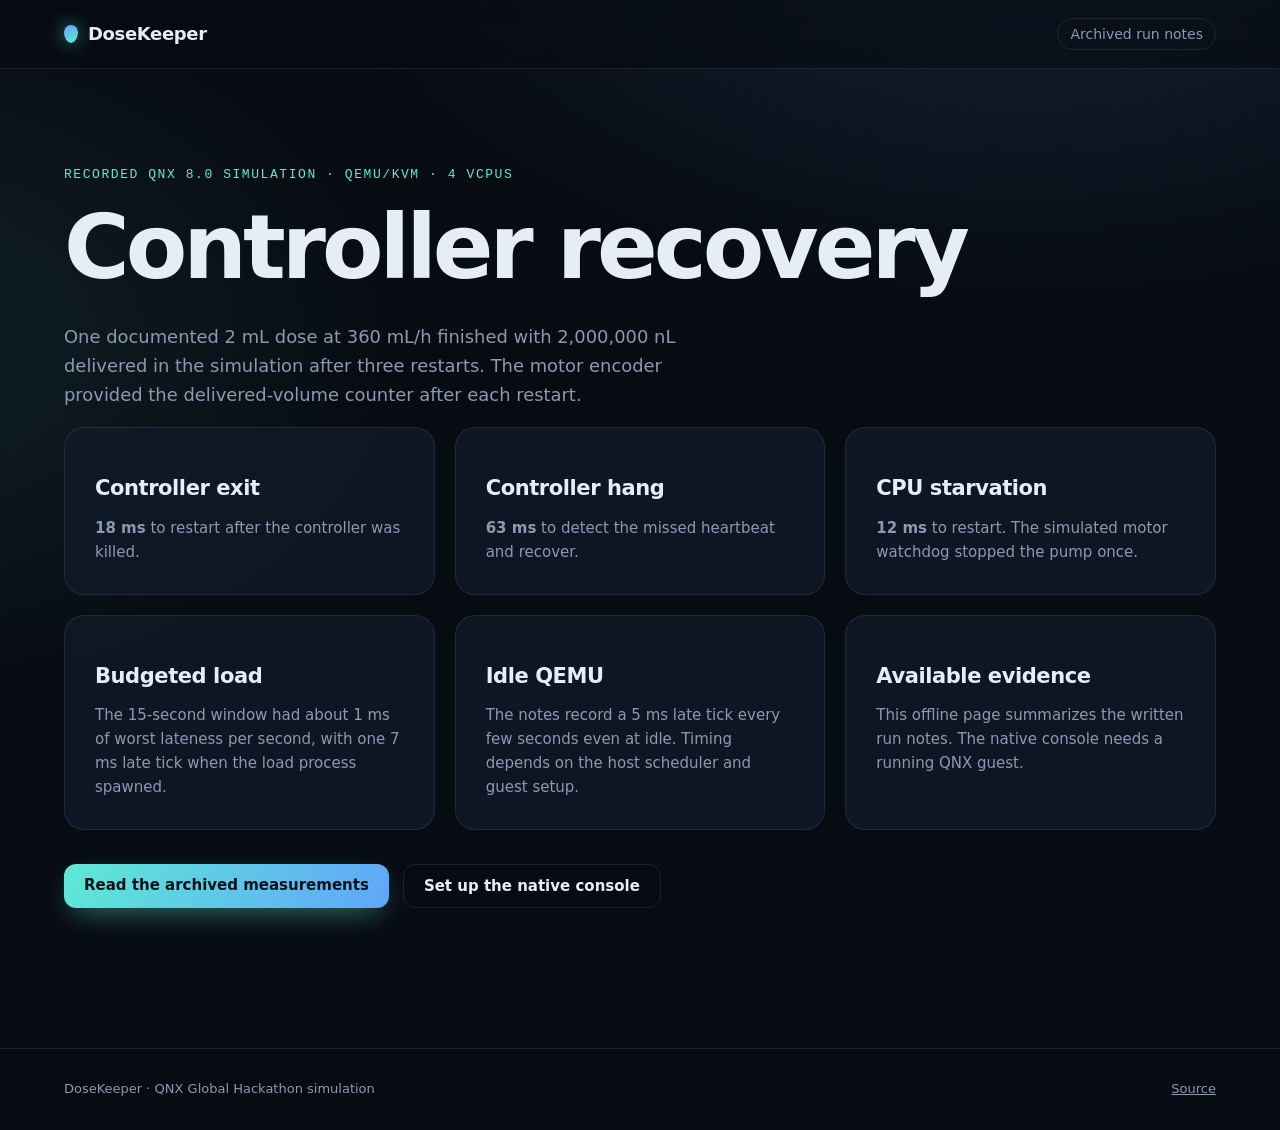
<file: web/evidence.html>
<!doctype html>
<html lang="en">
<head>
<meta charset="utf-8">
<meta name="viewport" content="width=device-width, initial-scale=1">
<title>DoseKeeper QNX run evidence</title>
<meta name="description" content="Recorded recovery results from the DoseKeeper QNX 8.0 simulation.">
<link rel="stylesheet" href="style.css">
</head>
<body>
<header class="nav">
  <a class="brand" href="index.html"><span class="drop" aria-hidden="true"></span>DoseKeeper</a>
  <nav aria-label="Evidence links"><a class="gh" href="https://github.com/himanshu748/dosekeeper/blob/6206c753a2411ef1b85695964ac710c2a8596dac/docs/run.md#measured-on-qemukvm-4-vcpus">Archived run notes</a></nav>
</header>
<main>
  <section>
    <p class="eyebrow">Recorded QNX 8.0 simulation · QEMU/KVM · 4 vCPUs</p>
    <h1>Controller recovery</h1>
    <p class="lede">One documented 2 mL dose at 360 mL/h finished with 2,000,000 nL delivered in the simulation after three restarts. The motor encoder provided the delivered-volume counter after each restart.</p>
    <div class="cards" aria-label="Recorded timings and evidence scope">
      <article class="card">
        <h3>Controller exit</h3>
        <p><strong>18 ms</strong> to restart after the controller was killed.</p>
      </article>
      <article class="card">
        <h3>Controller hang</h3>
        <p><strong>63 ms</strong> to detect the missed heartbeat and recover.</p>
      </article>
      <article class="card">
        <h3>CPU starvation</h3>
        <p><strong>12 ms</strong> to restart. The simulated motor watchdog stopped the pump once.</p>
      </article>
      <article class="card">
        <h3>Budgeted load</h3>
        <p>The 15-second window had about 1 ms of worst lateness per second, with one 7 ms late tick when the load process spawned.</p>
      </article>
      <article class="card">
        <h3>Idle QEMU</h3>
        <p>The notes record a 5 ms late tick every few seconds even at idle. Timing depends on the host scheduler and guest setup.</p>
      </article>
      <article class="card">
        <h3>Available evidence</h3>
        <p>This offline page summarizes the written run notes. The native console needs a running QNX guest.</p>
      </article>
    </div>
    <div class="cta">
      <a class="btn primary" href="https://github.com/himanshu748/dosekeeper/blob/6206c753a2411ef1b85695964ac710c2a8596dac/docs/run.md#measured-on-qemukvm-4-vcpus">Read the archived measurements</a>
      <a class="btn ghost" href="https://github.com/himanshu748/dosekeeper/blob/main/docs/run.md">Set up the native console</a>
    </div>
  </section>
</main>
<footer><span>DoseKeeper · QNX Global Hackathon simulation</span><a href="https://github.com/himanshu748/dosekeeper">Source</a></footer>
</body>
</html>
</file>
<file: web/style.css>
:root{--bg:#070b12;--bg2:#0c1320;--panel:rgba(18,27,43,.72);--line:rgba(148,163,184,.14);--text:#e6edf7;--muted:#8a9ab3;
--teal:#5eead4;--blue:#60a5fa;--red:#fb7185;--amber:#fbbf24;--green:#4ade80;--violet:#a78bfa;--r:20px;
--mono:'JetBrains Mono',ui-monospace,monospace;--sans:Inter,system-ui,sans-serif}
*{box-sizing:border-box}
html{scroll-behavior:smooth}
body{margin:0;background:radial-gradient(1200px 700px at 80% -10%,rgba(96,165,250,.16),transparent 60%),radial-gradient(900px 600px at -10% 30%,rgba(94,234,212,.10),transparent 60%),var(--bg);color:var(--text);font:16px/1.6 var(--sans);-webkit-font-smoothing:antialiased;overflow-x:hidden}
.grain{position:fixed;inset:0;pointer-events:none;opacity:.05;background-image:url("data:image/svg+xml,%3Csvg xmlns='http://www.w3.org/2000/svg' width='120' height='120'%3E%3Cfilter id='n'%3E%3CfeTurbulence baseFrequency='.9'/%3E%3C/filter%3E%3Crect width='100%25' height='100%25' filter='url(%23n)'/%3E%3C/svg%3E");z-index:50}
a{color:inherit}
code{font-family:var(--mono);font-size:.85em;background:rgba(94,234,212,.08);color:var(--teal);padding:.1em .4em;border-radius:6px}
.nav{position:sticky;top:0;z-index:40;display:flex;justify-content:space-between;align-items:center;padding:18px clamp(20px,5vw,64px);backdrop-filter:blur(14px);background:rgba(7,11,18,.6);border-bottom:1px solid var(--line)}
.brand{display:flex;gap:10px;align-items:center;font-weight:800;letter-spacing:-.02em;text-decoration:none;font-size:18px}
.drop{width:14px;height:18px;background:linear-gradient(160deg,var(--teal),var(--blue));border-radius:50% 50% 50% 50%/60% 60% 40% 40%;transform:rotate(180deg);box-shadow:0 0 18px rgba(94,234,212,.6)}
.nav nav{display:flex;gap:26px;font-size:14px;color:var(--muted)}
.nav nav a{text-decoration:none;transition:color .2s}.nav nav a:hover{color:var(--text)}
.gh{border:1px solid var(--line);padding:4px 12px;border-radius:99px}
section{padding:96px clamp(20px,5vw,64px);max-width:1360px;margin:0 auto}
h1{font-size:clamp(44px,7vw,92px);line-height:.98;letter-spacing:-.045em;margin:.2em 0 .35em;font-weight:800}
h1 em{font-style:normal;background:linear-gradient(90deg,var(--teal),var(--blue));-webkit-background-clip:text;background-clip:text;color:transparent}
h2{font-size:clamp(30px,4vw,48px);letter-spacing:-.035em;line-height:1.05;margin:0 0 28px;max-width:20ch}
h3{margin:0 0 14px;font-size:14px;font-weight:600;letter-spacing:.08em;text-transform:uppercase;color:var(--muted)}
h3 small{text-transform:none;letter-spacing:0;font-weight:400;opacity:.7;margin-left:6px}
.eyebrow{font-family:var(--mono);font-size:13px;color:var(--teal);letter-spacing:.12em;text-transform:uppercase;margin:0}
.lede{font-size:clamp(17px,1.4vw,20px);color:var(--muted);max-width:58ch}
.hero{display:grid;grid-template-columns:1.25fr 1fr;gap:40px;align-items:center;min-height:calc(100vh - 70px);padding-top:40px}
.cta{display:flex;gap:14px;margin:34px 0 44px;flex-wrap:wrap}
.btn{font:600 15px var(--sans);border:1px solid var(--line);background:rgba(255,255,255,.03);color:var(--text);padding:12px 20px;border-radius:12px;cursor:pointer;text-decoration:none;transition:transform .15s,background .2s,border-color .2s,opacity .2s}
.btn:hover{transform:translateY(-1px);border-color:rgba(148,163,184,.4)}
.btn:disabled{opacity:.35;cursor:not-allowed;transform:none}
.btn.primary{background:linear-gradient(120deg,var(--teal),var(--blue));color:#04121a;border:0;box-shadow:0 10px 30px -10px rgba(94,234,212,.6)}
.btn.ghost{background:transparent}
.hero-stats{display:flex;gap:40px;margin:0}
.hero-stats div{border-left:2px solid var(--line);padding-left:16px}
.hero-stats dt{font:600 26px var(--mono);letter-spacing:-.02em}
.hero-stats dd{margin:0;color:var(--muted);font-size:13px}
.hero-art{position:relative;aspect-ratio:1;max-width:460px;justify-self:center;width:100%}
.ring{width:100%;height:100%;transform:rotate(-90deg)}
.ring .track,.dial .track{fill:none;stroke:rgba(148,163,184,.1);stroke-width:14}
.ring .arc{fill:none;stroke:url(#g1);stroke-width:14;stroke-linecap:round;stroke-dasharray:817;stroke-dashoffset:817;animation:fill 6s cubic-bezier(.6,.1,.2,1) infinite}
.ring .pulse{fill:rgba(94,234,212,.05);stroke:rgba(94,234,212,.25);animation:breathe 3s ease-in-out infinite;transform-origin:160px 160px}
@keyframes fill{0%{stroke-dashoffset:817}70%,100%{stroke-dashoffset:0}}
@keyframes breathe{50%{transform:scale(1.06);opacity:.5}}
.hero-drip{position:absolute;inset:0;display:grid;place-items:center}
.hero-drip span{position:absolute;width:12px;height:16px;background:linear-gradient(var(--teal),var(--blue));border-radius:50% 50% 50% 50%/60% 60% 40% 40%;animation:drip 2.4s infinite ease-in;opacity:0}
.hero-drip span:nth-child(2){animation-delay:.8s}.hero-drip span:nth-child(3){animation-delay:1.6s}
@keyframes drip{0%{transform:translateY(-70px) scale(.6);opacity:0}20%{opacity:1}100%{transform:translateY(70px) scale(1);opacity:0}}
.cards{display:grid;grid-template-columns:repeat(3,1fr);gap:20px}
.card{background:var(--panel);border:1px solid var(--line);border-radius:var(--r);padding:30px;transition:transform .3s,border-color .3s}
.card:hover{transform:translateY(-4px);border-color:rgba(94,234,212,.35)}
.card .num{font:600 13px var(--mono);color:var(--teal)}
.card h3{font-size:21px;text-transform:none;letter-spacing:-.02em;color:var(--text);margin:14px 0 10px}
.card p{color:var(--muted);margin:0;font-size:15px}
.console{max-width:1440px}
.console-head{display:flex;justify-content:space-between;align-items:center;flex-wrap:wrap;gap:12px}
.conn{display:flex;gap:10px;align-items:center;font:500 13px var(--mono);color:var(--muted);border:1px solid var(--line);padding:8px 14px;border-radius:99px}
.conn .dot{width:8px;height:8px;border-radius:50%;background:var(--amber);box-shadow:0 0 12px var(--amber)}
.conn.up .dot{background:var(--green);box-shadow:0 0 12px var(--green)}
.conn.down .dot{background:var(--red);box-shadow:0 0 12px var(--red);animation:blink 1s infinite}
@keyframes blink{50%{opacity:.3}}
.grid{display:grid;grid-template-columns:repeat(12,1fr);gap:18px}
.panel{background:var(--panel);border:1px solid var(--line);border-radius:var(--r);padding:24px;backdrop-filter:blur(10px);position:relative;overflow:hidden}
.rx{grid-column:span 4}.gauge{grid-column:span 4;display:grid;place-items:center;min-height:340px}.faults{grid-column:span 4}
.integrity{grid-column:span 4}.metrics{grid-column:span 8;display:grid;grid-template-columns:repeat(3,1fr);gap:14px;padding:18px}
.chart{grid-column:span 8}.events{grid-column:span 4}
label{display:block;font-size:13px;color:var(--muted);margin-bottom:14px}
label .unit{font-family:var(--mono);opacity:.7}
input{display:block;width:100%;margin-top:6px;font:600 22px var(--mono);color:var(--text);background:rgba(0,0,0,.25);border:1px solid var(--line);border-radius:12px;padding:10px 14px;outline:none;transition:border-color .2s}
input:focus{border-color:var(--teal)}
.row{display:flex;flex-wrap:wrap;gap:8px;margin-top:8px}
.row .btn{padding:10px 14px;font-size:14px}.row .primary{flex:1 1 100%}
.hint{font-size:13px;color:var(--muted);margin:16px 0 0}
.dial{width:100%;max-width:300px;transform:rotate(-90deg)}
.dial .arc,.dial .ideal{fill:none;stroke-width:14;stroke-linecap:round;stroke-dasharray:578;stroke-dashoffset:578;transition:stroke-dashoffset .35s linear,stroke .3s}
.dial .arc{stroke:var(--teal);filter:drop-shadow(0 0 8px rgba(94,234,212,.5))}
.dial .ideal{stroke:rgba(96,165,250,.25);stroke-width:4}
.gauge.alarm .dial .arc{stroke:var(--red)}
.gauge.paused .dial .arc{stroke:var(--amber)}
.dial-center{position:absolute;text-align:center}
.state{font:600 12px var(--mono);letter-spacing:.2em;color:var(--teal);padding:4px 10px;border:1px solid currentColor;border-radius:99px;display:inline-block}
.gauge.alarm .state,.gauge.down .state{color:var(--red)}.gauge.paused .state{color:var(--amber)}.gauge.done .state{color:var(--green)}
.vol{font:600 44px var(--mono);letter-spacing:-.04em;margin:10px 0 0}
.vol small{font-size:15px;color:var(--muted);letter-spacing:0}
.sub{font:13px var(--mono);color:var(--muted)}
.fault{display:flex;flex-direction:column;align-items:flex-start;width:100%;text-align:left;background:rgba(0,0,0,.2);border:1px solid var(--line);color:var(--text);border-radius:14px;padding:12px 16px;margin-bottom:10px;cursor:pointer;font:inherit;transition:transform .15s,border-color .2s,background .2s;position:relative;overflow:hidden}
.fault b{font-size:15px}.fault span{font-size:12px;color:var(--muted);font-family:var(--mono)}
.fault:hover{transform:translateX(3px)}
.fault::before{content:"";position:absolute;left:0;top:0;bottom:0;width:3px;background:var(--c)}
.fault:hover{border-color:var(--c);background:color-mix(in srgb,var(--c) 8%,transparent)}
.fault.danger{--c:var(--red)}.fault.warn{--c:var(--amber)}.fault.rogue{--c:var(--violet)}.fault.ok{--c:var(--green)}
.fault:disabled{opacity:.4;cursor:wait}
.loadbar{position:relative;height:30px;border-radius:10px;background:rgba(0,0,0,.25);border:1px solid var(--line);overflow:hidden;margin-top:4px}
.loadbar span{position:absolute;inset:0 auto 0 0;width:0;background:linear-gradient(90deg,var(--c,var(--green)),transparent);opacity:.5;transition:width .3s linear}
.loadbar em{position:relative;font:12px/30px var(--mono);font-style:normal;padding-left:12px;color:var(--muted)}
.integrity ul{list-style:none;margin:0;padding:0}
.integrity li{display:flex;justify-content:space-between;padding:10px 0;border-bottom:1px dashed var(--line);font-size:14px}
.integrity li:last-child{border:0}
.integrity b{font:600 14px var(--mono);color:var(--green)}
.integrity b.bad{color:var(--red)}.integrity b.warn{color:var(--amber)}
.metric{background:rgba(0,0,0,.18);border:1px solid var(--line);border-radius:14px;padding:14px 16px;display:flex;flex-direction:column}
.metric span{font-size:12px;color:var(--muted)}
.metric b{font:600 26px var(--mono);letter-spacing:-.03em;margin-top:2px}
.metric small{font:12px var(--mono);color:var(--muted)}
.metric.big b{color:var(--teal);font-size:30px}
.metric.flash{animation:flash 1.2s}
@keyframes flash{0%{background:rgba(94,234,212,.3)}100%{background:rgba(0,0,0,.18)}}
.chart-head{display:flex;justify-content:space-between;align-items:center}
.legend{font:12px var(--mono);color:var(--muted);display:flex;align-items:center;gap:6px}
.legend i{width:14px;height:3px;display:inline-block;margin-left:10px;border-radius:2px}
.l-act{background:var(--teal)}.l-ideal{background:rgba(96,165,250,.6)}.l-fault{background:var(--red)}
canvas{width:100%;display:block}
.events ol{list-style:none;margin:0;padding:0;max-height:250px;overflow:auto;font:12.5px/1.5 var(--mono);scrollbar-width:thin}
.events li{display:grid;grid-template-columns:64px 1fr;gap:8px;padding:6px 0;border-bottom:1px solid var(--line);animation:in .4s}
.events li time{color:var(--muted)}
.events li.k-fault_kill,.events li.k-fault_hang,.events li.k-died,.events li.k-hung,.events li.k-motor_lost{color:var(--red)}
.events li.k-restarted,.events li.k-done{color:var(--green)}
.events li.k-hw_trip,.events li.k-deadline_miss{color:var(--amber)}.events li.k-load{color:var(--violet)}
@keyframes in{from{opacity:0;transform:translateX(-6px)}}
.arch-svg{width:100%;height:auto;margin-top:20px}
.arch-svg .node rect{fill:var(--panel);stroke:var(--line);stroke-width:1.5;transition:stroke .3s,fill .3s}
.arch-svg .node.core rect{stroke:rgba(94,234,212,.5)}
.arch-svg .node.dead rect{stroke:var(--red);fill:rgba(251,113,133,.12);animation:blink .5s 4}
.arch-svg .node.hot rect{stroke:var(--violet);fill:rgba(167,139,250,.1)}
.arch-svg text{fill:var(--text);font:600 18px var(--sans);text-anchor:middle}
.arch-svg text.s{fill:var(--muted);font:12px var(--mono)}
.arch-svg .link path{stroke:rgba(94,234,212,.35);stroke-width:2;fill:none;stroke-dasharray:6 6;animation:flow 1s linear infinite}
.arch-svg .lbl text{fill:var(--muted);font:11px var(--mono)}
@keyframes flow{to{stroke-dashoffset:-12}}
footer{display:flex;justify-content:space-between;flex-wrap:wrap;gap:12px;padding:30px clamp(20px,5vw,64px);border-top:1px solid var(--line);color:var(--muted);font-size:13px}
.toast{opacity:0;position:fixed;bottom:24px;left:50%;transform:translate(-50%,120px);background:#111a2b;border:1px solid var(--line);padding:12px 18px;border-radius:12px;font:13px var(--mono);transition:transform .35s cubic-bezier(.2,.9,.3,1.2);z-index:60;max-width:90vw}
.toast.show{opacity:1;transform:translate(-50%,0)}.toast.err{border-color:var(--red);color:var(--red)}
.reveal{opacity:0;transform:translateY(24px);transition:opacity .9s cubic-bezier(.2,.7,.2,1),transform .9s cubic-bezier(.2,.7,.2,1)}
.reveal.in{opacity:1;transform:none}
@media (max-width:1100px){.rx,.gauge,.faults,.integrity{grid-column:span 6}.metrics,.chart,.events{grid-column:span 12}}
@media (max-width:760px){.hero{grid-template-columns:1fr;min-height:auto}.hero-art{max-width:300px;order:-1}.cards{grid-template-columns:1fr}
.grid>*{grid-column:span 12!important}.metrics{grid-template-columns:repeat(2,1fr)}.nav nav a:not(.gh){display:none}.hero-stats{gap:20px}section{padding:64px 20px}}
@media (prefers-reduced-motion:reduce){*{animation:none!important;transition:none!important}.reveal{opacity:1;transform:none}}
</file>
